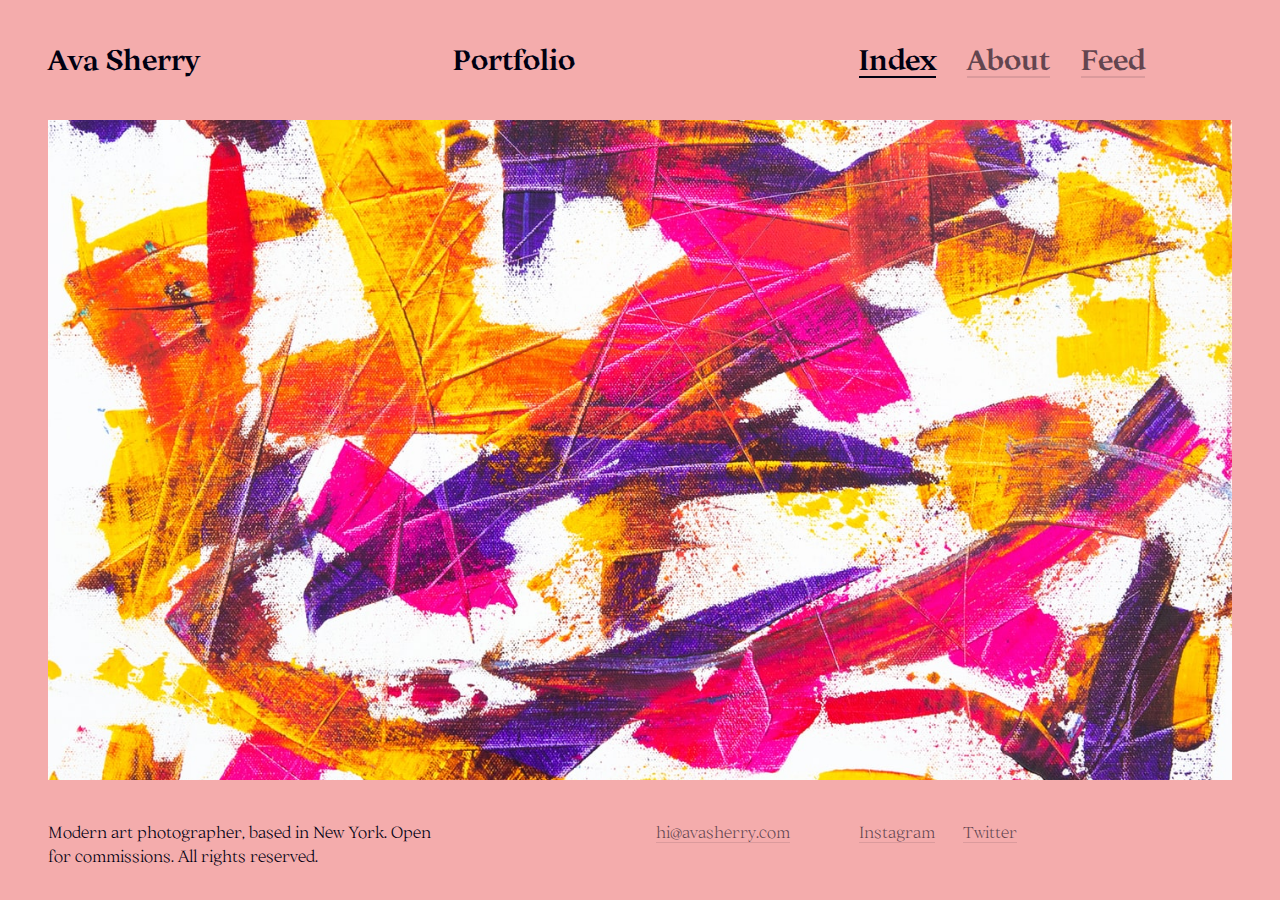
<file: index.html>
<!DOCTYPE html>
<html>

<head>
  <meta charset="utf-8" />
  <meta name="viewport" content="width=device-width, initial-scale=1" />

  <title>Welcome – Ava Sherry</title>

  <link href="_base.css" rel="stylesheet" />
  <link href="style.css" rel="stylesheet" />
</head>

<body>
  <header>
    <h1>Ava Sherry</h1>
    <p>Portfolio</p>

    <nav>
      <a href="/" class="selected">Index</a>
      <a href="/about.html">About</a>
      <a href="/feed.html">Feed</a>
    </nav>
  </header>

  <main data-barba="wrapper">
    <section data-barba="container">
      <img src="home.jpg" class="full full-img" />
    </section>
  </main>

  <footer>
    <p>
      Modern art photographer, based in New York. Open for commissions. All
      rights reserved.
    </p>
    <nav>
      <a href="mailto:hi@avasherry.com">hi@avasherry.com</a>
    </nav>
    <nav>
      <a href="https://www.instagram.com/hisuperhi">Instagram</a>
      <a href="https://twitter.com/superhi_">Twitter</a>
    </nav>
  </footer>

  <script src="/barba.js"></script>
  <script src="/barba-css.js"></script>
  <script src="/scripts.js"></script>
</body>

</html>
</file>
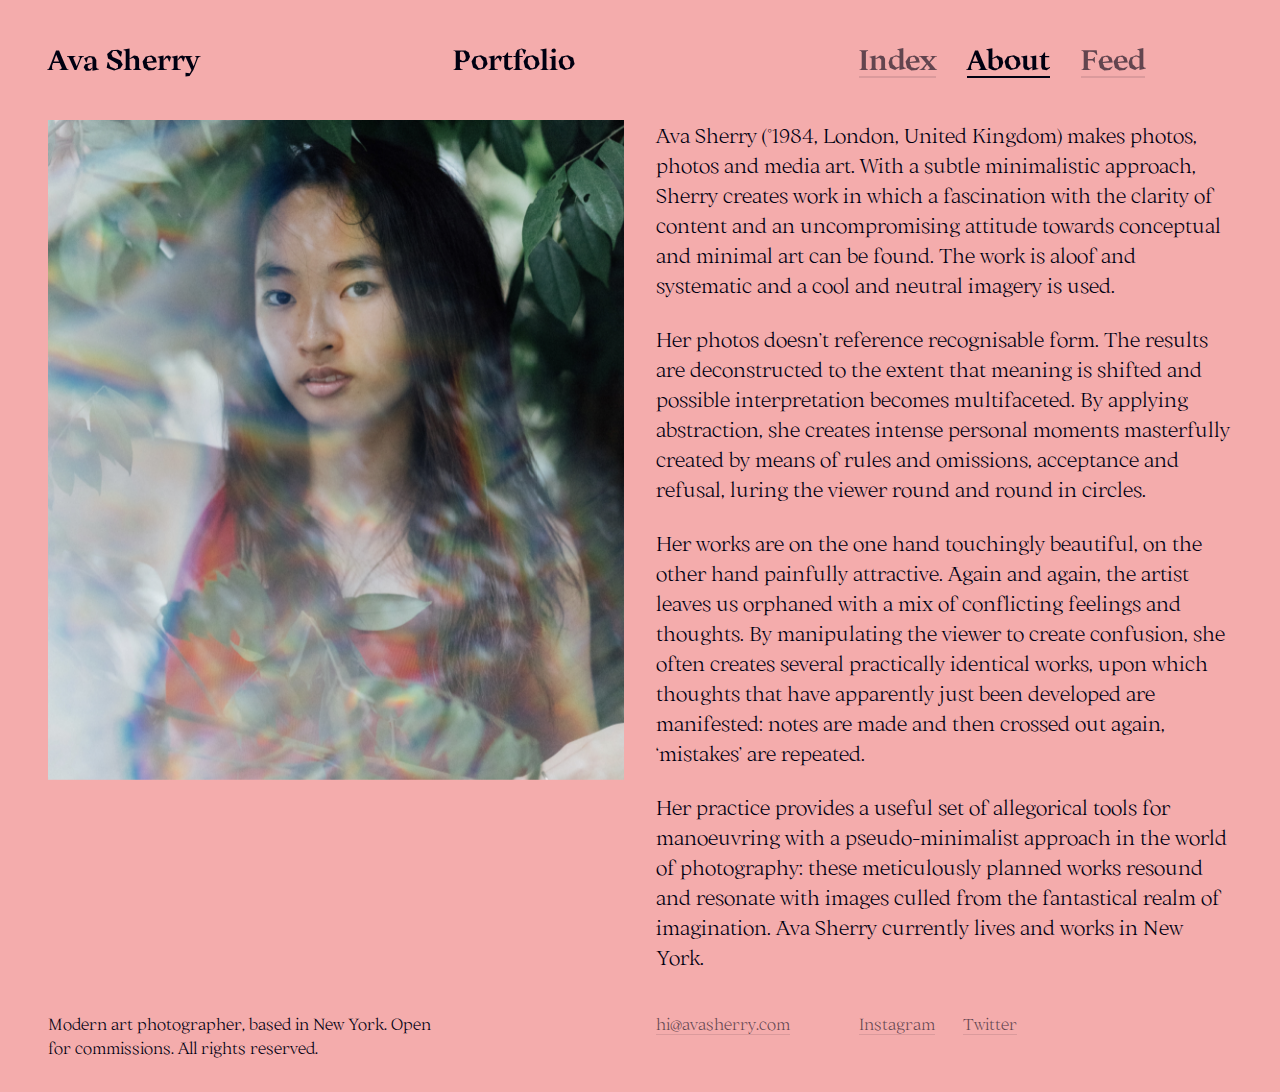
<file: about.html>
<!doctype html>
<html>

<head>
  <meta charset="utf-8">
  <meta name="viewport" content="width=device-width, initial-scale=1">

  <title>About – Ava Sherry</title>

  <link href="_base.css" rel="stylesheet">
  <link href="style.css" rel="stylesheet">
</head>

<body>
  <header>
    <h1>Ava Sherry</h1>
    <p>Portfolio</p>

    <nav>
      <a href="/">Index</a>
      <a href="/about.html" class="selected">About</a>
      <a href="/feed.html">Feed</a>
    </nav>
  </header>

  <main data-barba="wrapper">
    <section data-barba="container">
      <div class="split">
        <img src="about.jpg" class="full-img sticky">
      </div>

      <div class="split">
        <p>Ava Sherry (°1984, London, United Kingdom) makes photos, photos and media art. With a subtle minimalistic
          approach, Sherry creates work in which a fascination with the clarity of content and an uncompromising
          attitude
          towards conceptual and minimal art can be found. The work is aloof and systematic and a cool and neutral
          imagery
          is used.</p>

        <p>Her photos doesn’t reference recognisable form. The results are deconstructed to the extent that meaning is
          shifted and possible interpretation becomes multifaceted. By applying abstraction, she creates intense
          personal
          moments masterfully created by means of rules and omissions, acceptance and refusal, luring the viewer round
          and
          round in circles.</p>

        <p>Her works are on the one hand touchingly beautiful, on the other hand painfully attractive. Again and again,
          the artist leaves us orphaned with a mix of conflicting feelings and thoughts. By manipulating the viewer to
          create confusion, she often creates several practically identical works, upon which thoughts that have
          apparently just been developed are manifested: notes are made and then crossed out again, ‘mistakes’ are
          repeated.</p>

        <p>Her practice provides a useful set of allegorical tools for manoeuvring with a pseudo-minimalist approach in
          the world of photography: these meticulously planned works resound and resonate with images culled from the
          fantastical realm of imagination. Ava Sherry currently lives and works in New York.</p>
      </div>
    </section>
  </main>

  <footer>
    <p>Modern art photographer, based in New York. Open for commissions. All rights reserved.</p>
    <nav>
      <a href="mailto:hi@avasherry.com">hi@avasherry.com</a>
    </nav>
    <nav>
      <a href="https://www.instagram.com/hisuperhi">Instagram</a>
      <a href="https://twitter.com/superhi_">Twitter</a>
    </nav>
  </footer>

  <script src="/barba-css.js"></script>
  <script src="/scripts.js"></script>
  <script src="/barba.js"></script>

</body>

</html>
</file>
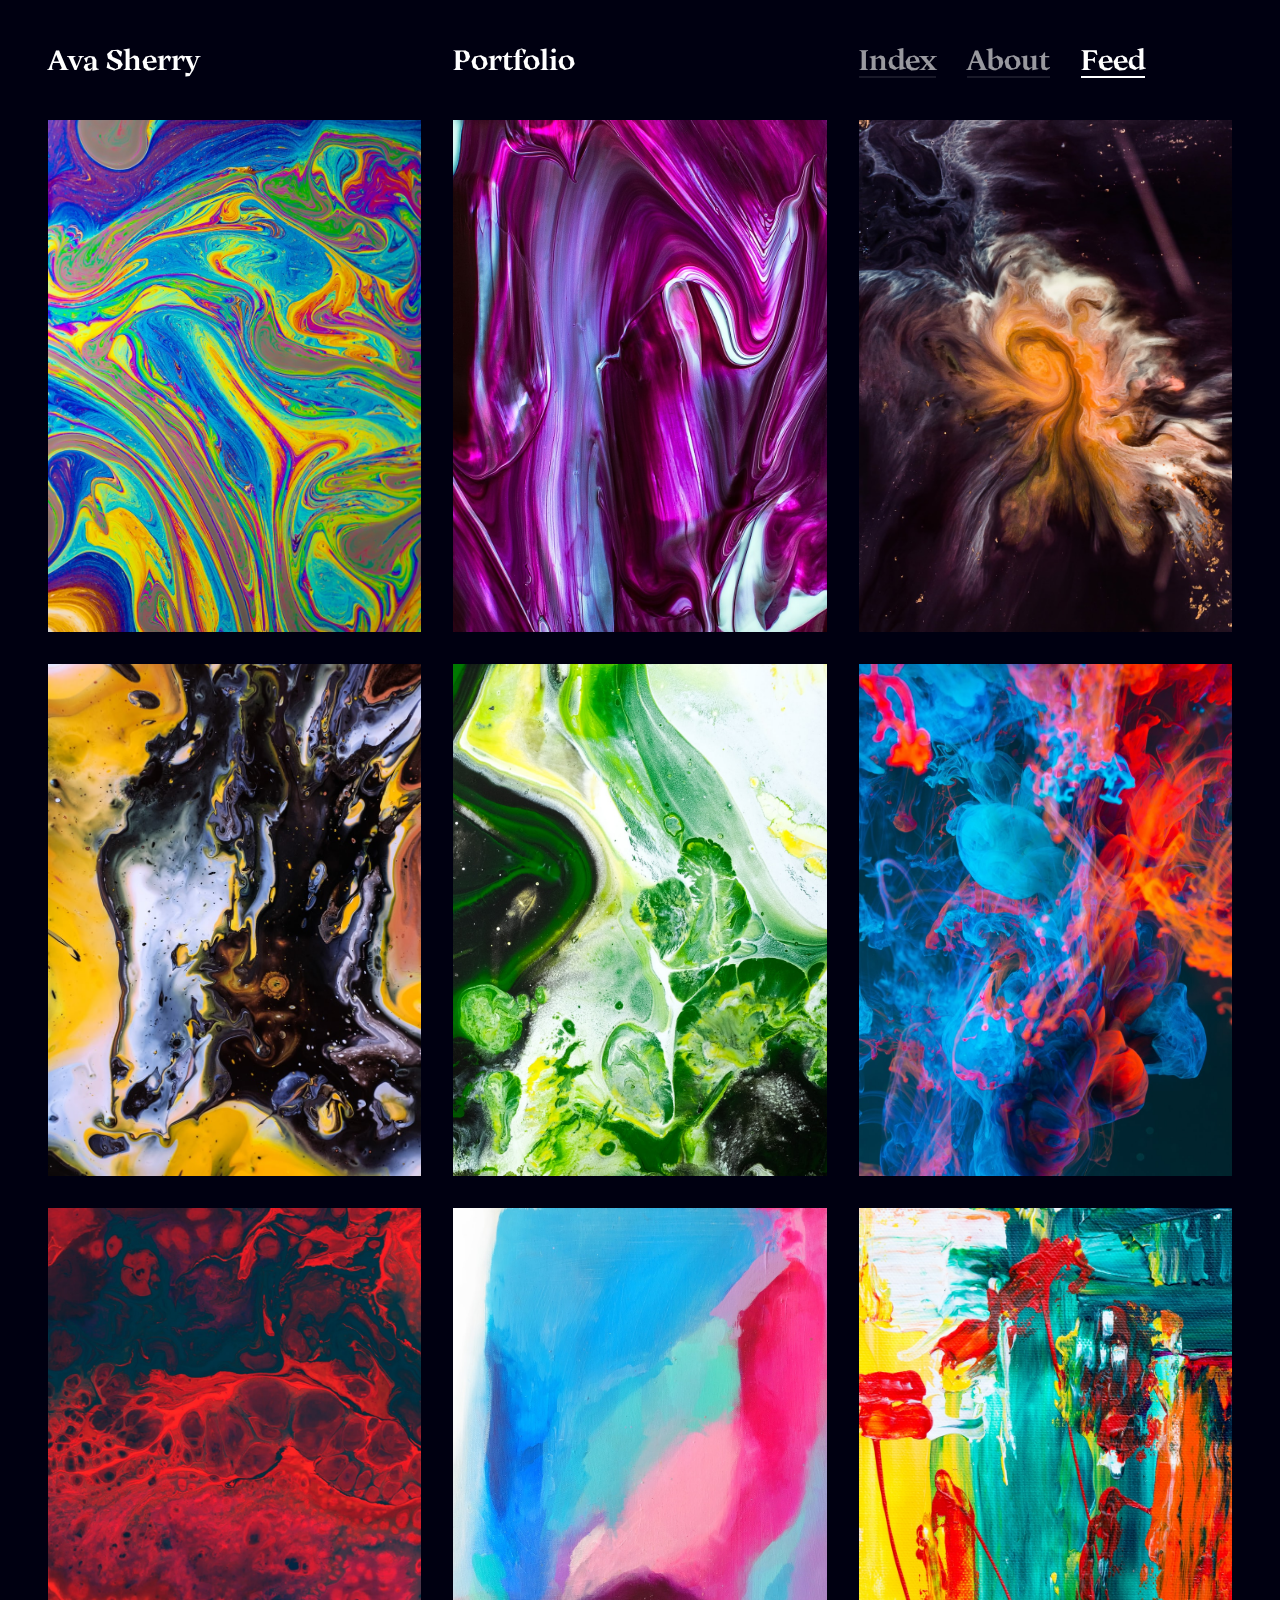
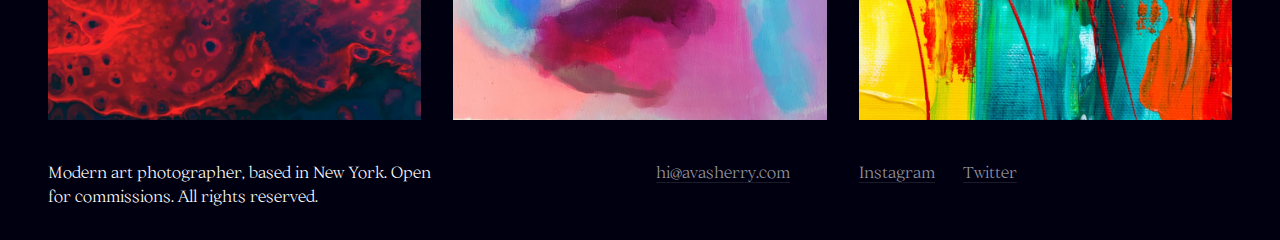
<file: feed.html>
<!doctype html>
<html>

<head>
  <meta charset="utf-8">
  <meta name="viewport" content="width=device-width, initial-scale=1">

  <title>Blog – Ava Sherry</title>

  <link href="_base.css" rel="stylesheet">
  <link href="style.css" rel="stylesheet">
</head>

<body class="feed">
  <header>
    <h1>Ava Sherry</h1>
    <p>Portfolio</p>

    <nav>
      <a href="/">Index</a>
      <a href="/about.html">About</a>
      <a href="/feed.html" class="selected">Feed</a>
    </nav>
  </header>

  <main data-barba="wrapper" data-barba-namespace="feed">
    <section class="feed" data-barba="container">
      <img src="image2.jpg">
      <img src="image3.jpg">
      <img src="image4.jpg">
      <img src="image5.jpg">
      <img src="image6.jpg">
      <img src="image7.jpg">
      <img src="image8.jpg">
      <img src="image9.jpg">
      <img src="image10.jpg">
    </section>
  </main>


  <footer>
    <p>Modern art photographer, based in New York. Open for commissions. All rights reserved.</p>
    <nav>
      <a href="mailto:hi@avasherry.com">hi@avasherry.com</a>
    </nav>
    <nav>
      <a href="https://www.instagram.com/hisuperhi">Instagram</a>
      <a href="https://twitter.com/superhi_">Twitter</a>
    </nav>
  </footer>

  <script src="/barba.js"></script>
  <script src="/barba-css.js"></script>
  <script src="/scripts.js"></script>

</body>

</html>
</file>
<file: _base.css>
html, body, div, span, applet, object, iframe,
h1, h2, h3, h4, h5, h6, p, blockquote, pre,
a, abbr, acronym, address, big, cite, code,
del, dfn, em, img, ins, kbd, q, s, samp,
small, strike, strong, sub, sup, tt, var,
b, u, i, center,
dl, dt, dd, ol, ul, li,
fieldset, form, label, legend,
table, caption, tbody, tfoot, thead, tr, th, td,
article, aside, canvas, details, embed,
figure, figcaption, footer, header, hgroup,
menu, nav, output, ruby, section, summary,
time, mark, audio, video {
  margin: 0;
  padding: 0;
  border: 0;
  font-size: 100%;
  font: inherit;
  vertical-align: baseline;
}

article, aside, details, figcaption, figure,
footer, header, hgroup, menu, nav, section {
  display: block;
}
body {
  line-height: 1;
}
ol, ul {
  list-style: none;
}
blockquote, q {
  quotes: none;
}
blockquote:before, blockquote:after,
q:before, q:after {
  content: '';
  content: none;
}
table {
  border-collapse: collapse;
  border-spacing: 0;
}

img, iframe {
  vertical-align: bottom;
  max-width: 100%;
}

input, textarea, select {
  font: inherit;
}

* {
  -webkit-box-sizing: border-box;
  -moz-box-sizing: border-box;
  box-sizing: border-box;
  -webkit-font-smoothing: antialiased;
  text-rendering: optimizeLegibility;
}
</file>
<file: style.css>
@font-face {
  font-family: "Ortica";
  font-weight: 700;
  src: url(ortica-bold.woff2), url(ortica-bold.woff);
}

@font-face {
  font-family: "Ortica";
  font-weight: 400;
  src: url(ortica-light.woff2), url(ortica-light.woff);
}

:root {
  --background: #f4acac;
  --text-color: #000011;

  --nav-link: rgba(0, 0, 17, 0.6);
  --nav-link-selected: rgba(0, 0, 17, 1);
  --nav-underline: rgba(0, 0, 17, 0.1);
  --nav-underline-hover: rgba(0, 0, 17, 1);

  --timing: 0.25s;
  --bezier: cubic-bezier(0.215, 0.61, 0.355, 1);
}

body {
  font-family: Ortica, Arial;
  font-size: 20px;
  line-height: 1.5;
  background-color: var(--background);
  color: var(--text-color);
  padding: 0 48px 0 48px;

  transition: background-color calc(3 * var(--timing)) var(--bezier);
}

body.feed {
  --background: #000011;
  --text-color: #ffffff;

  --nav-link: rgba(255, 255, 255, 0.6);
  --nav-link-selected: rgba(255, 255, 255, 1);
  --nav-underline: rgba(255, 255, 255, 0.1);
  --nav-underline-hover: rgba(255, 255, 255, 1);
}

header,
section,
footer {
  display: grid;
  grid-template-columns: repeat(6, 1fr);
  grid-auto-flow: dense;
  grid-gap: 32px;
}

header {
  position: -webkit-sticky;
  position: sticky;
  top: 0;
  z-index: 2;

  font-weight: 700;
  font-size: 28px;
  height: 120px;
  align-items: center;
}

header h1,
header p,
header nav {
  grid-column: span 2;
}

a {
  text-decoration: none;
  color: var(--nav-link);
  border-bottom: 0.1em solid var(--nav-underline);
}

a:hover,
a.selected {
  border-bottom-color: var(--nav-underline-hover);
}

a.selected {
  color: var(--nav-link-selected);
}

nav a {
  margin-right: 24px;
}

nav a:last-child {
  margin-right: 0;
}

.full {
  grid-column: span 6;
}

.full-img {
  height: calc(100vh - 240px);
  width: 100%;
  object-fit: cover;
}

.full-img.sticky {
  position: sticky;
  top: 120px;
}

.split {
  grid-column: span 3;
}

section p {
  margin: 0 0 24px 0;
  max-width: 30em;
}

section p:last-child {
  margin-bottom: 0;
}

footer {
  height: 120px;
  font-size: 16px;
  padding: 40px 0 0 0;
}

footer p {
  grid-column: span 3;
  max-width: 25em;
}

footer nav:last-child {
  grid-column: span 2;
}

section.feed {
  grid-auto-rows: 40vw;
}

section.feed img {
  height: 100%;
  width: 100%;
  object-fit: cover;
  grid-column: span 2;
}

.fade-leave-active,
.fade-enter-active,
.fade-once-active {
  transition: opacity var(--timing) var(--bezier), transform var(--timing) var(--bezier);
}

.fade-leave {
  opacity: 1;
  transform: translate(0, 0);
}

.fade-leave-to {
  opacity: 0;
  transform: translate(0, 30px);
}

.fade-enter,
.fade-once {
  opacity: 0;
  transform: translate(0, 30px);
}

.fade-enter-to,
.fade-once-to {
  opacity: 1;
  transform: translate(0, 0);
}

@keyframes fade {
  0% {
    opacity: 0;
    transform: translate(0, 30px);
  }

  100% {
    opacity: 1;
    transform: translate(0, 0);
  }
}

header,
header p,
header nav,
footer {
  animation: fade var(--timing) var(--bezier) both;
}

header h1 {
  animation-delay: var(--timing);
}

header p {
  animation-delay: calc(2 * var(--timing));
}

header nav {
  animation-delay: calc(3 * var(--timing));
}

footer {
  animation-delay: calc(4 * var(--timing));
}
</file>
